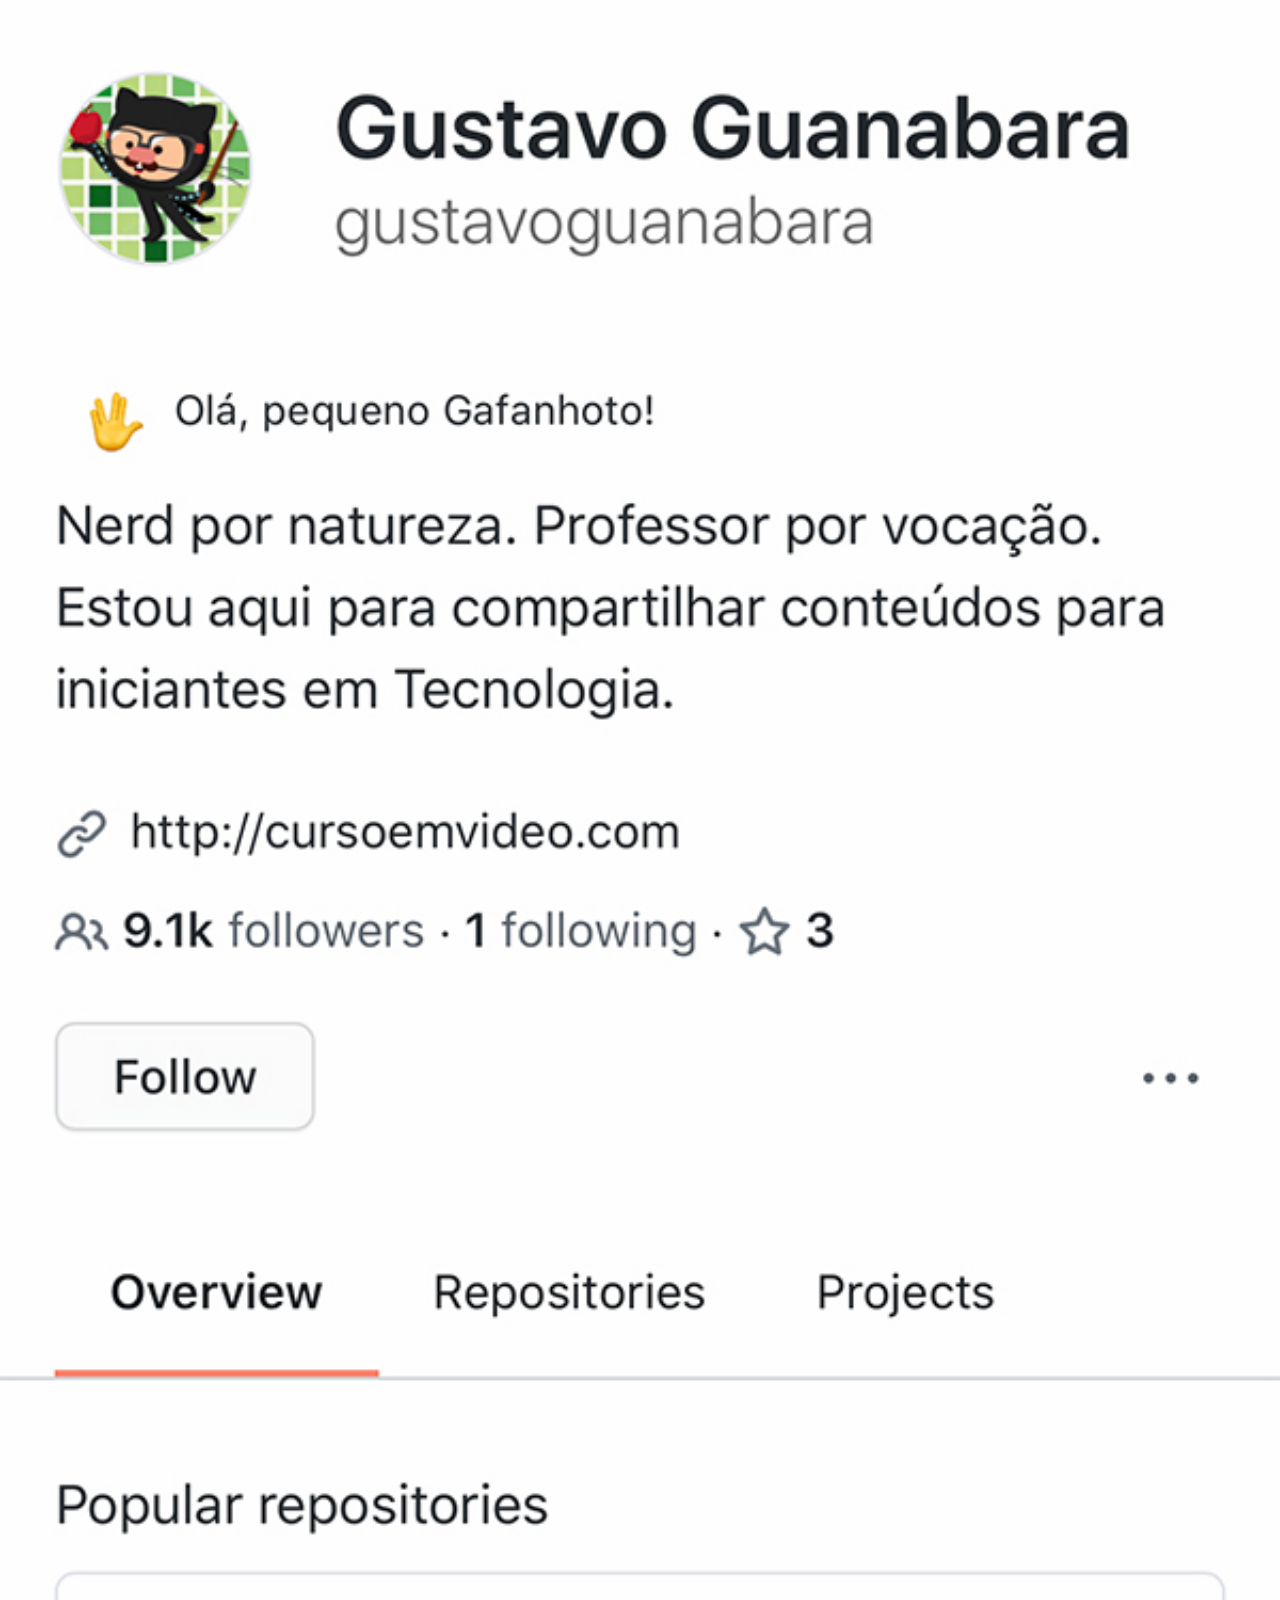
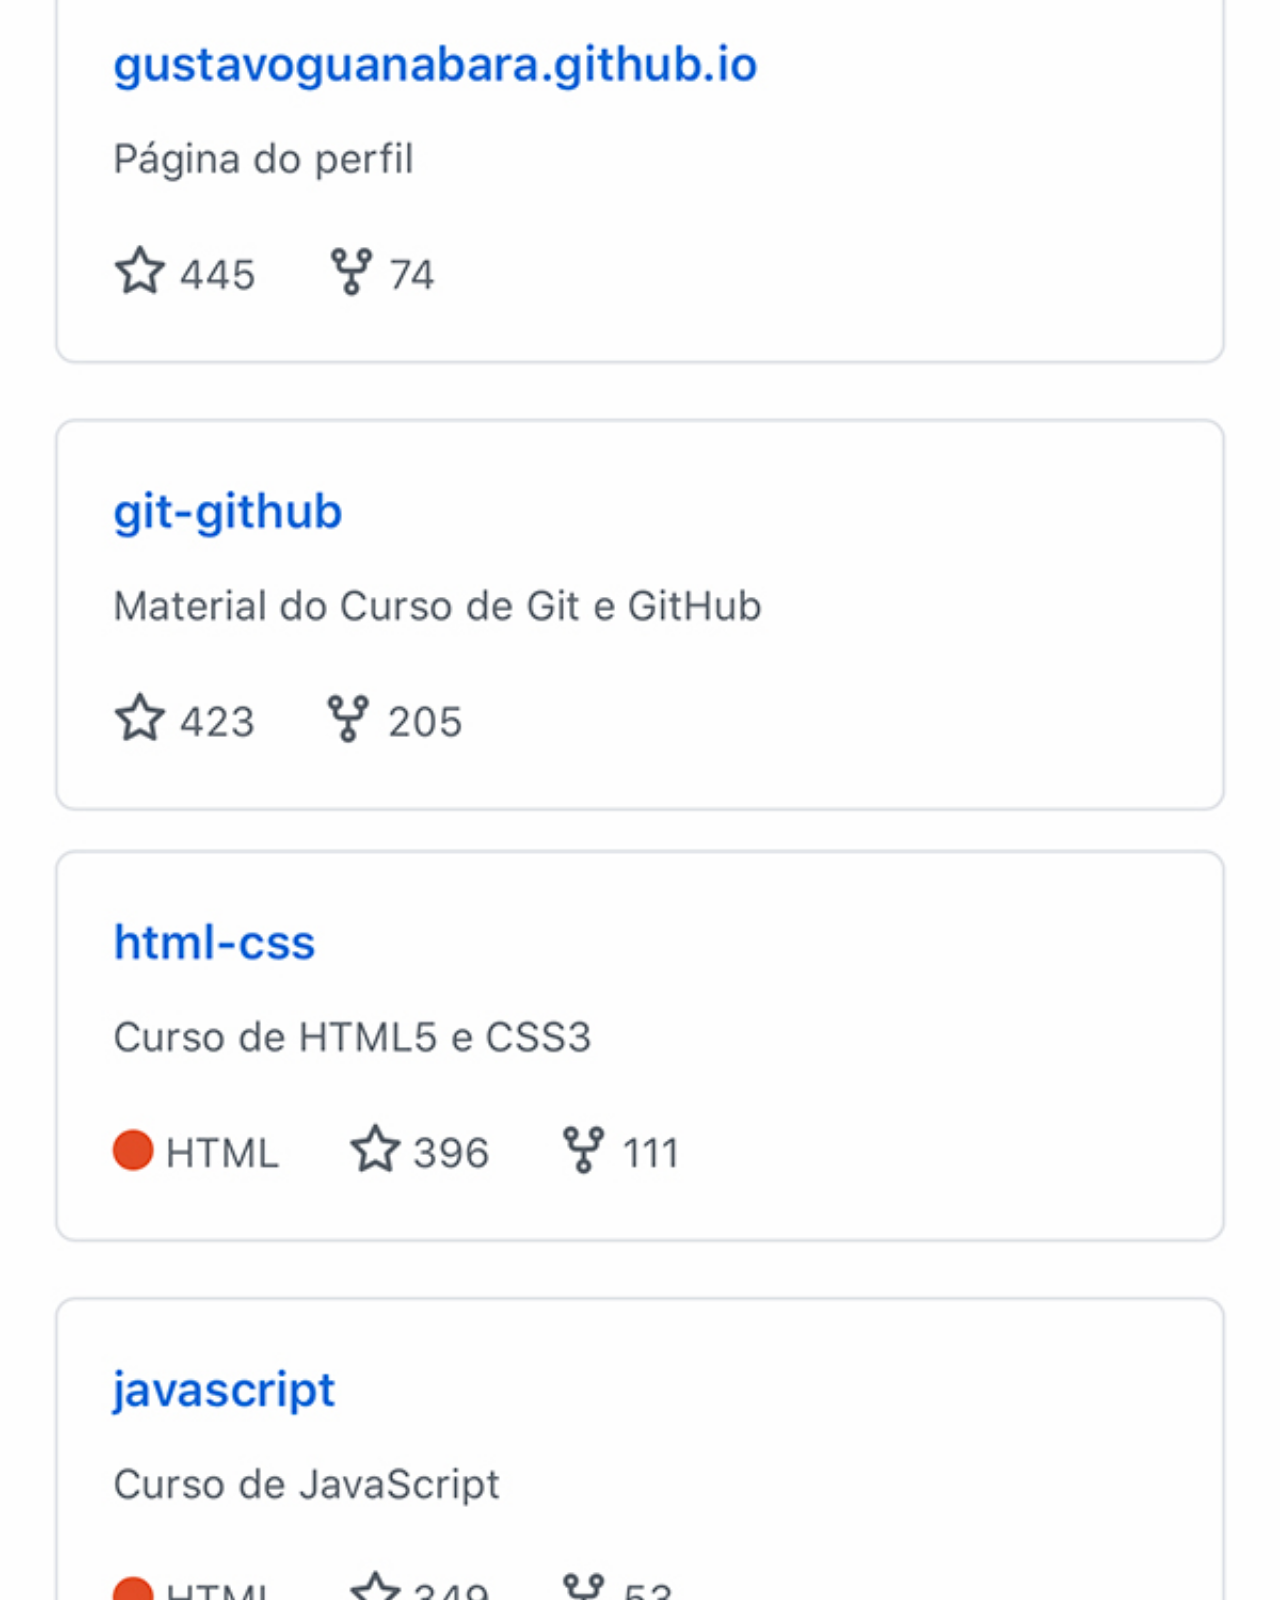
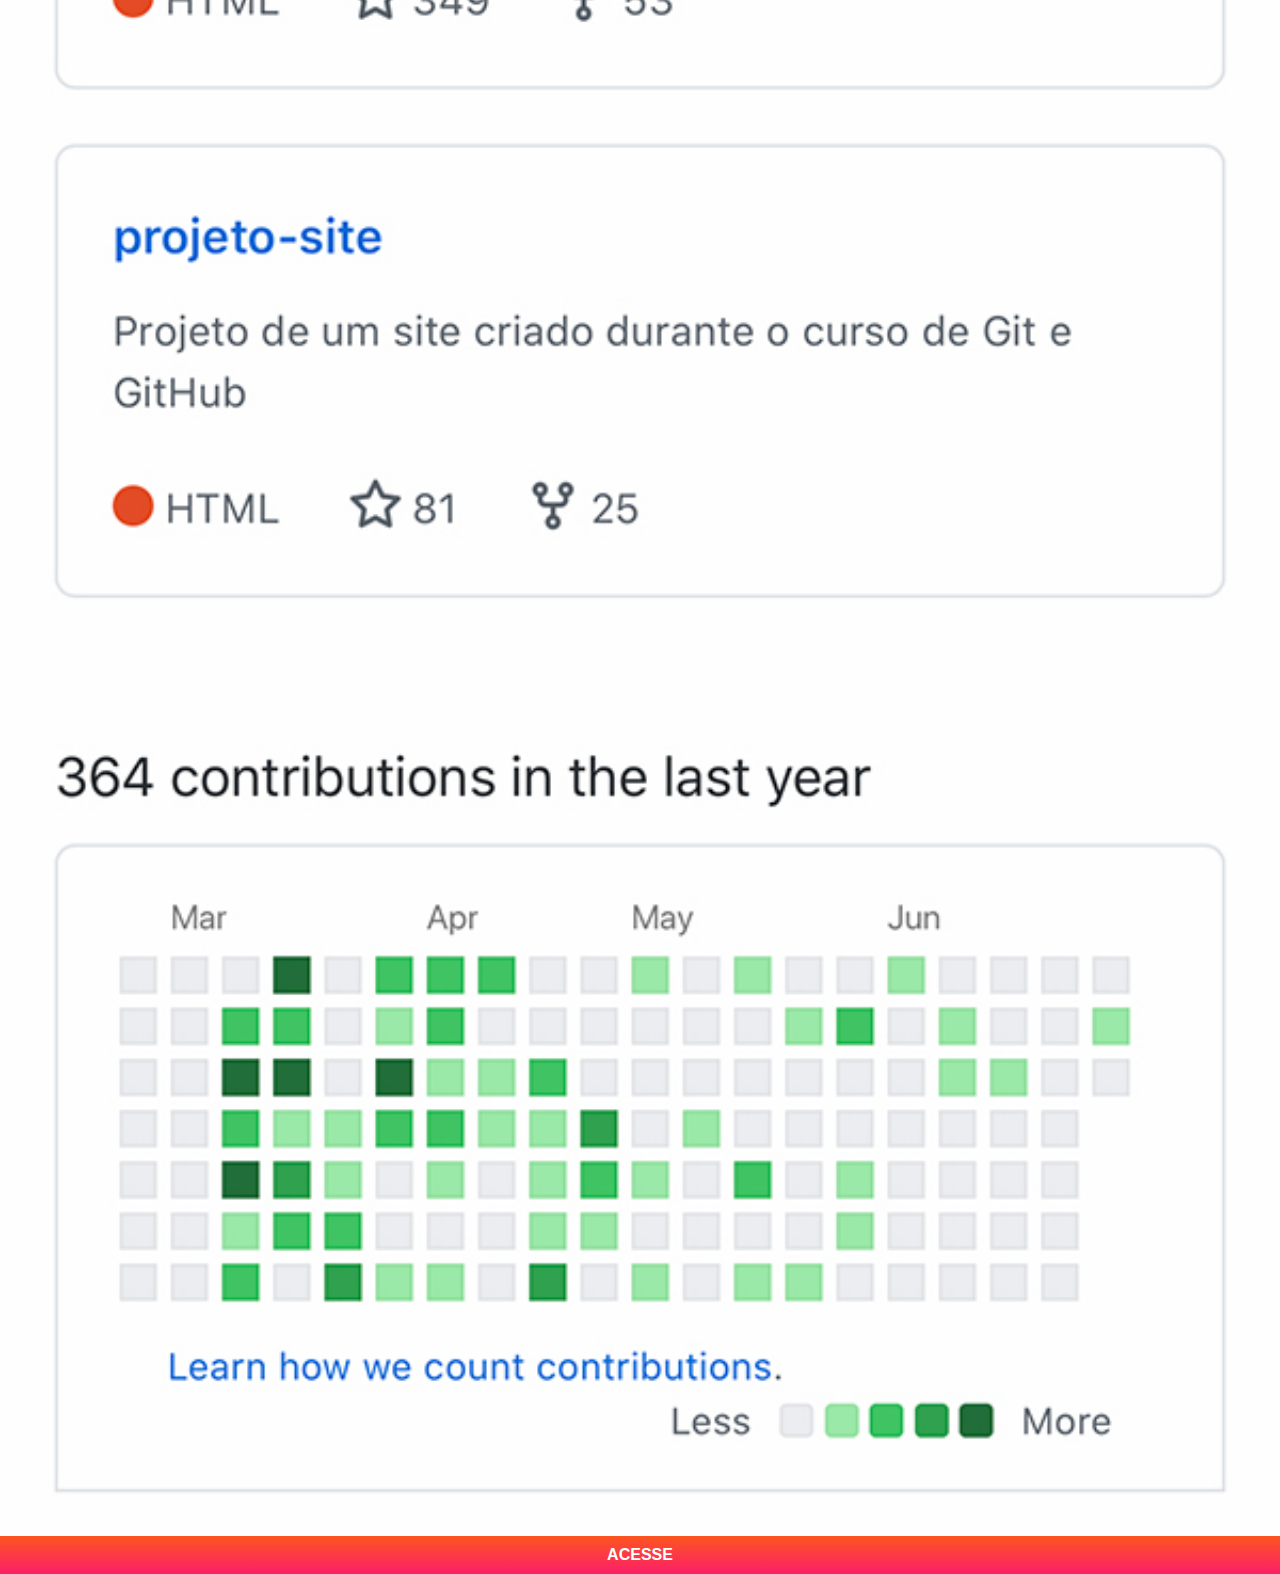
<file: github.html>
<!DOCTYPE html>
<html lang="en">
<head>
    <meta charset="UTF-8">
    <meta name="viewport" content="width=device-width, initial-scale=1.0">
    <title>github</title>
    <link rel="stylesheet" href="style/pages.css">
</head>
<body>
    <img src="imagens/tela-github.jpg" alt="github">
    <footer>
        <a href="https://github.com/Mael1107" target="_blank">ACESSE</a>
    </footer>
</body>
</html>
</file>
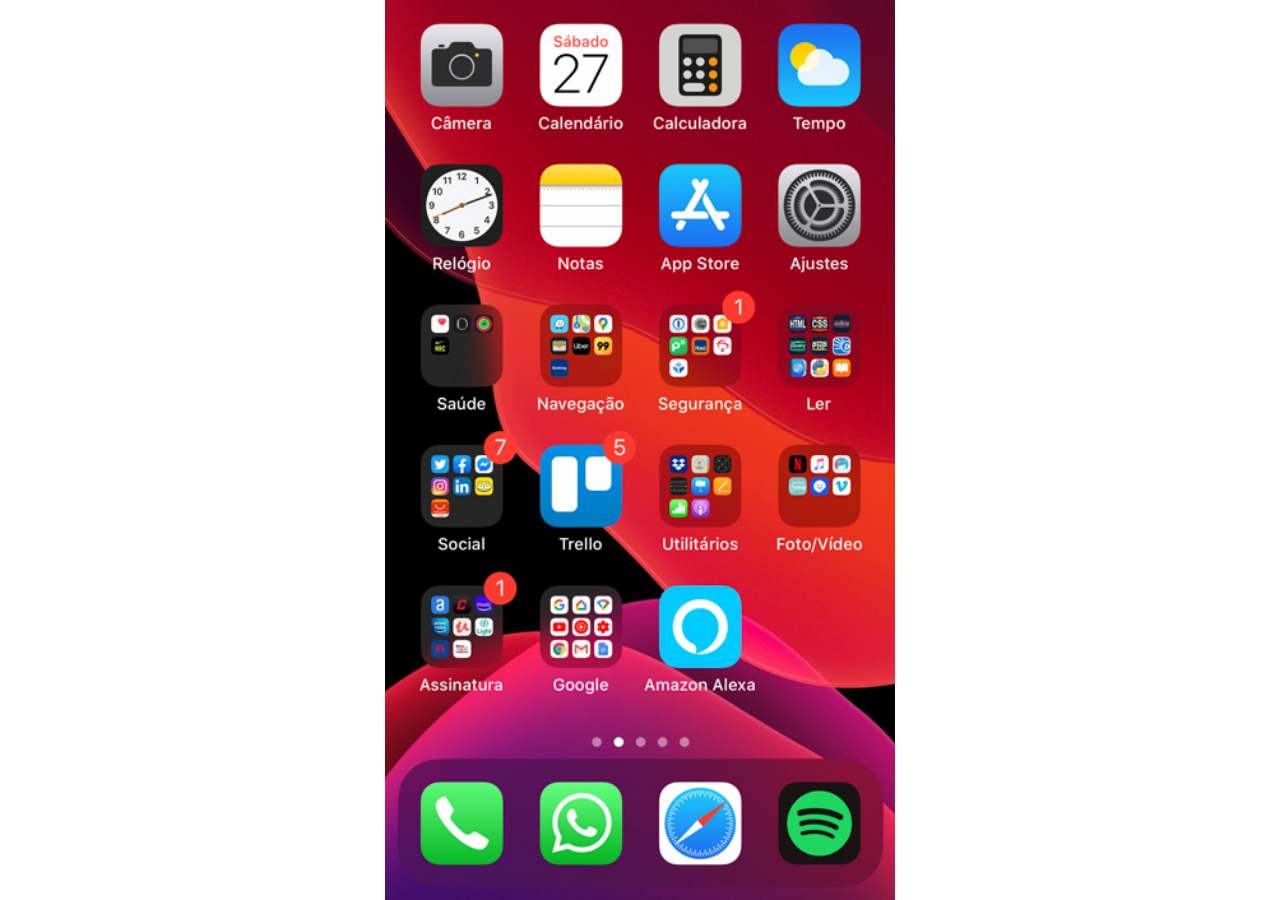
<file: home.html>
<!DOCTYPE html>
<html lang="pt-br">
<head>
    <meta charset="UTF-8">
    <meta name="viewport" content="width=device-width, initial-scale=1.0">
    <title>Home</title>
    <style>
        * {
            margin: 0px;
            padding:0px;
        }

        body {
            height: 100vh;
            width: 100vw;
            background: transparent url(imagens/tela-home.jpg) top center/contain no-repeat;
        }
    </style>
</head>
<body>
    
</body>
</html>
</file>
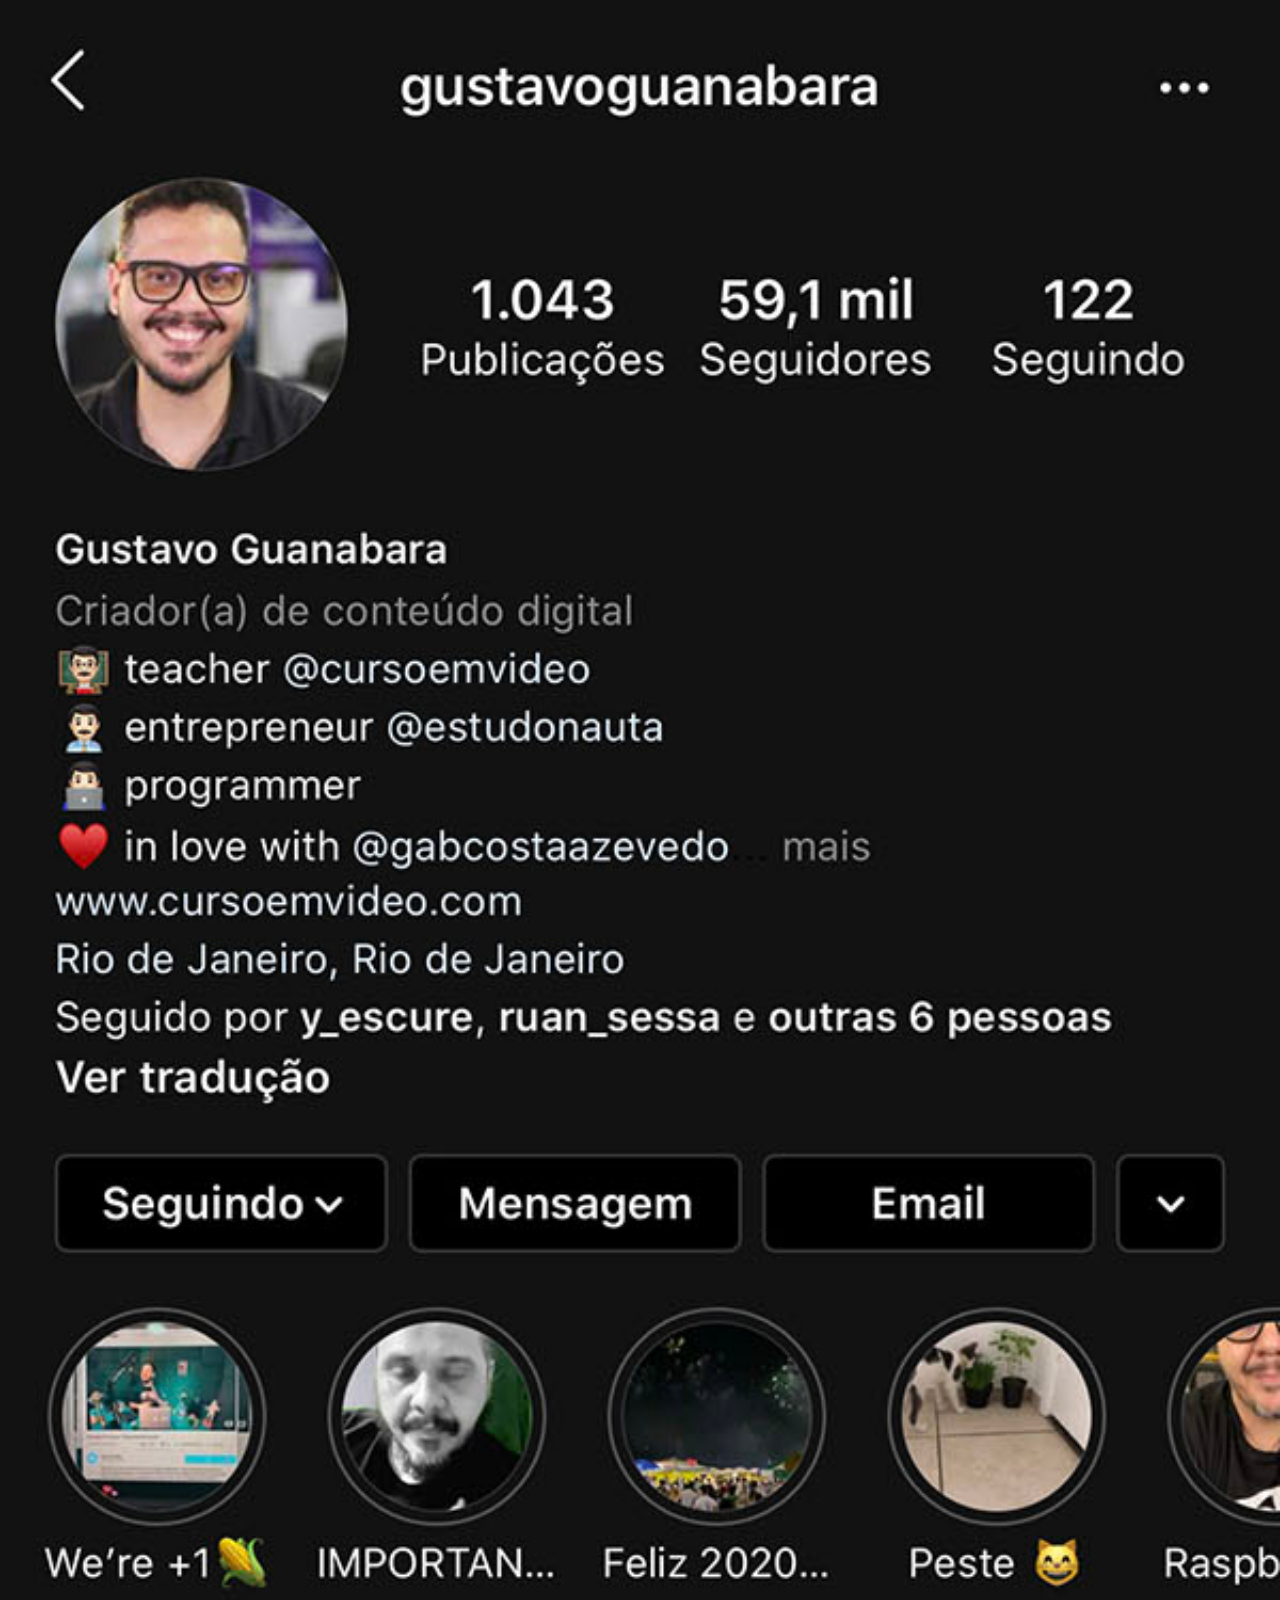
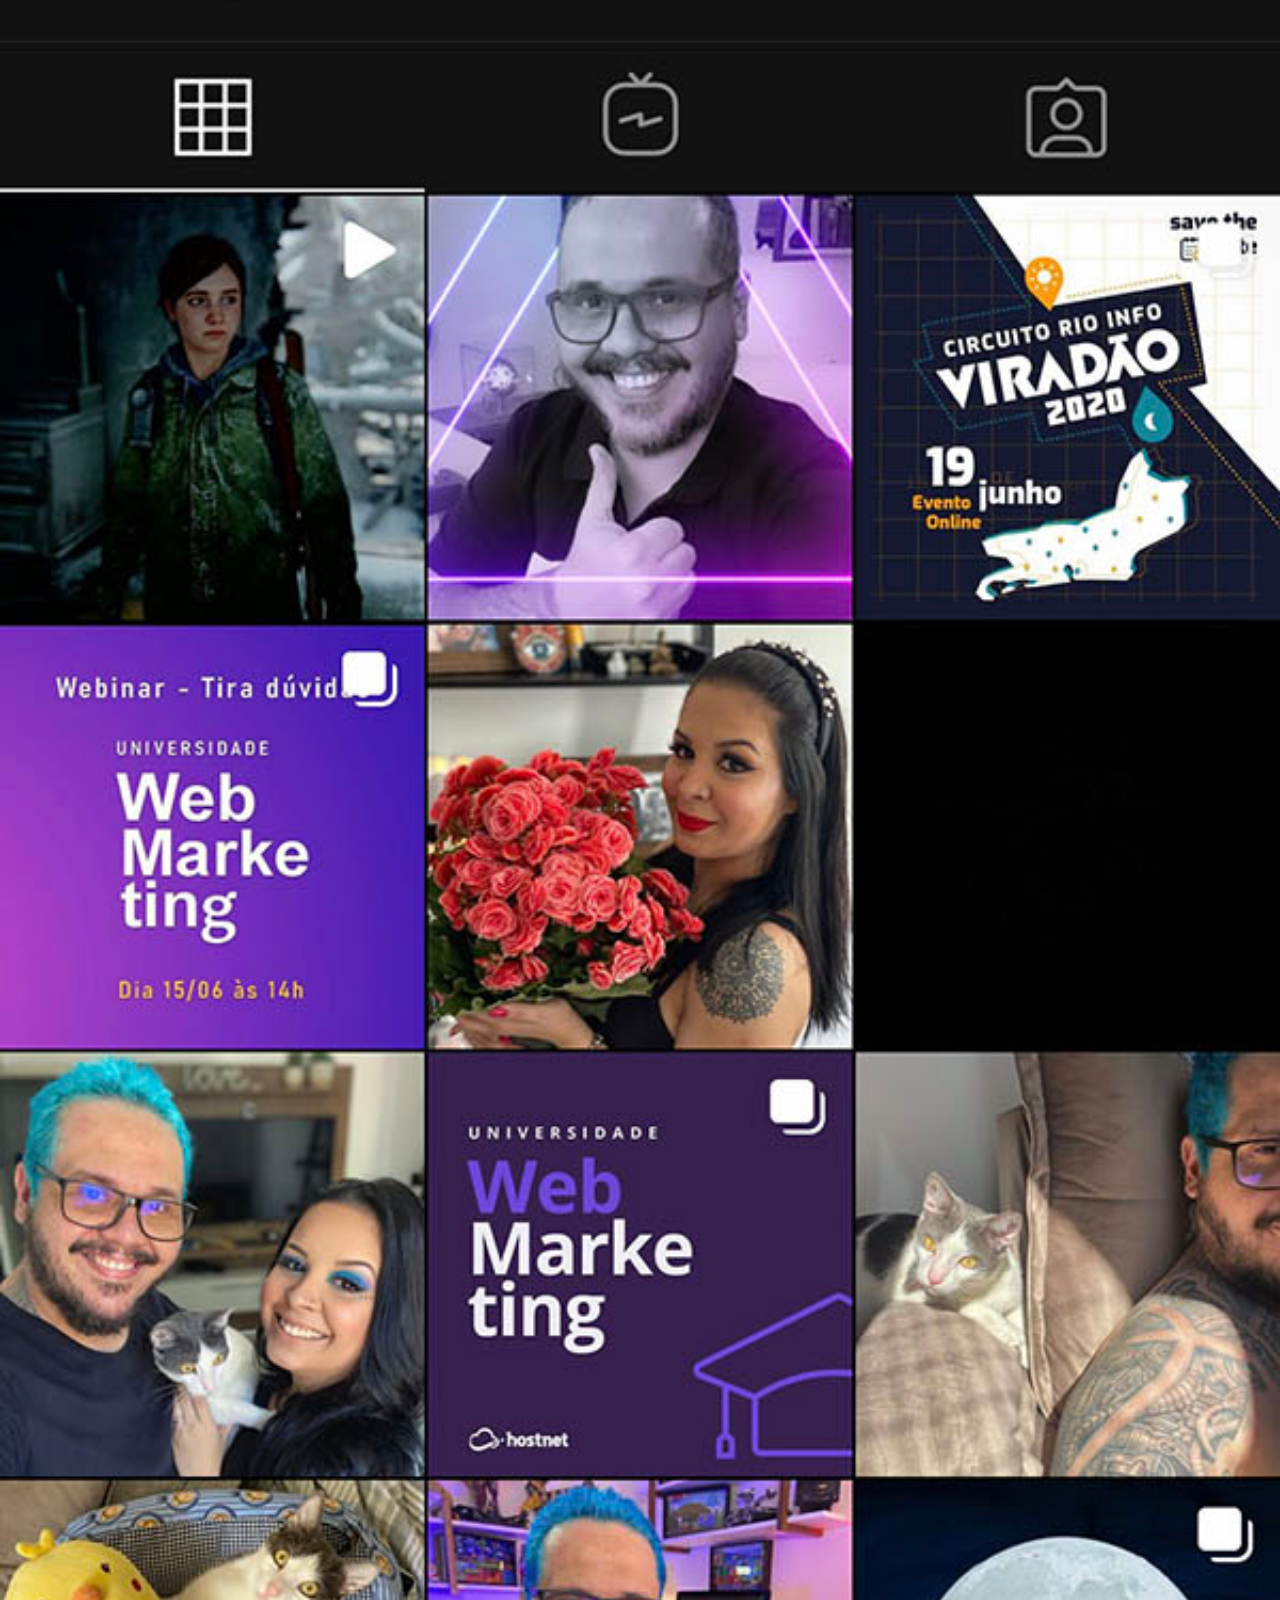
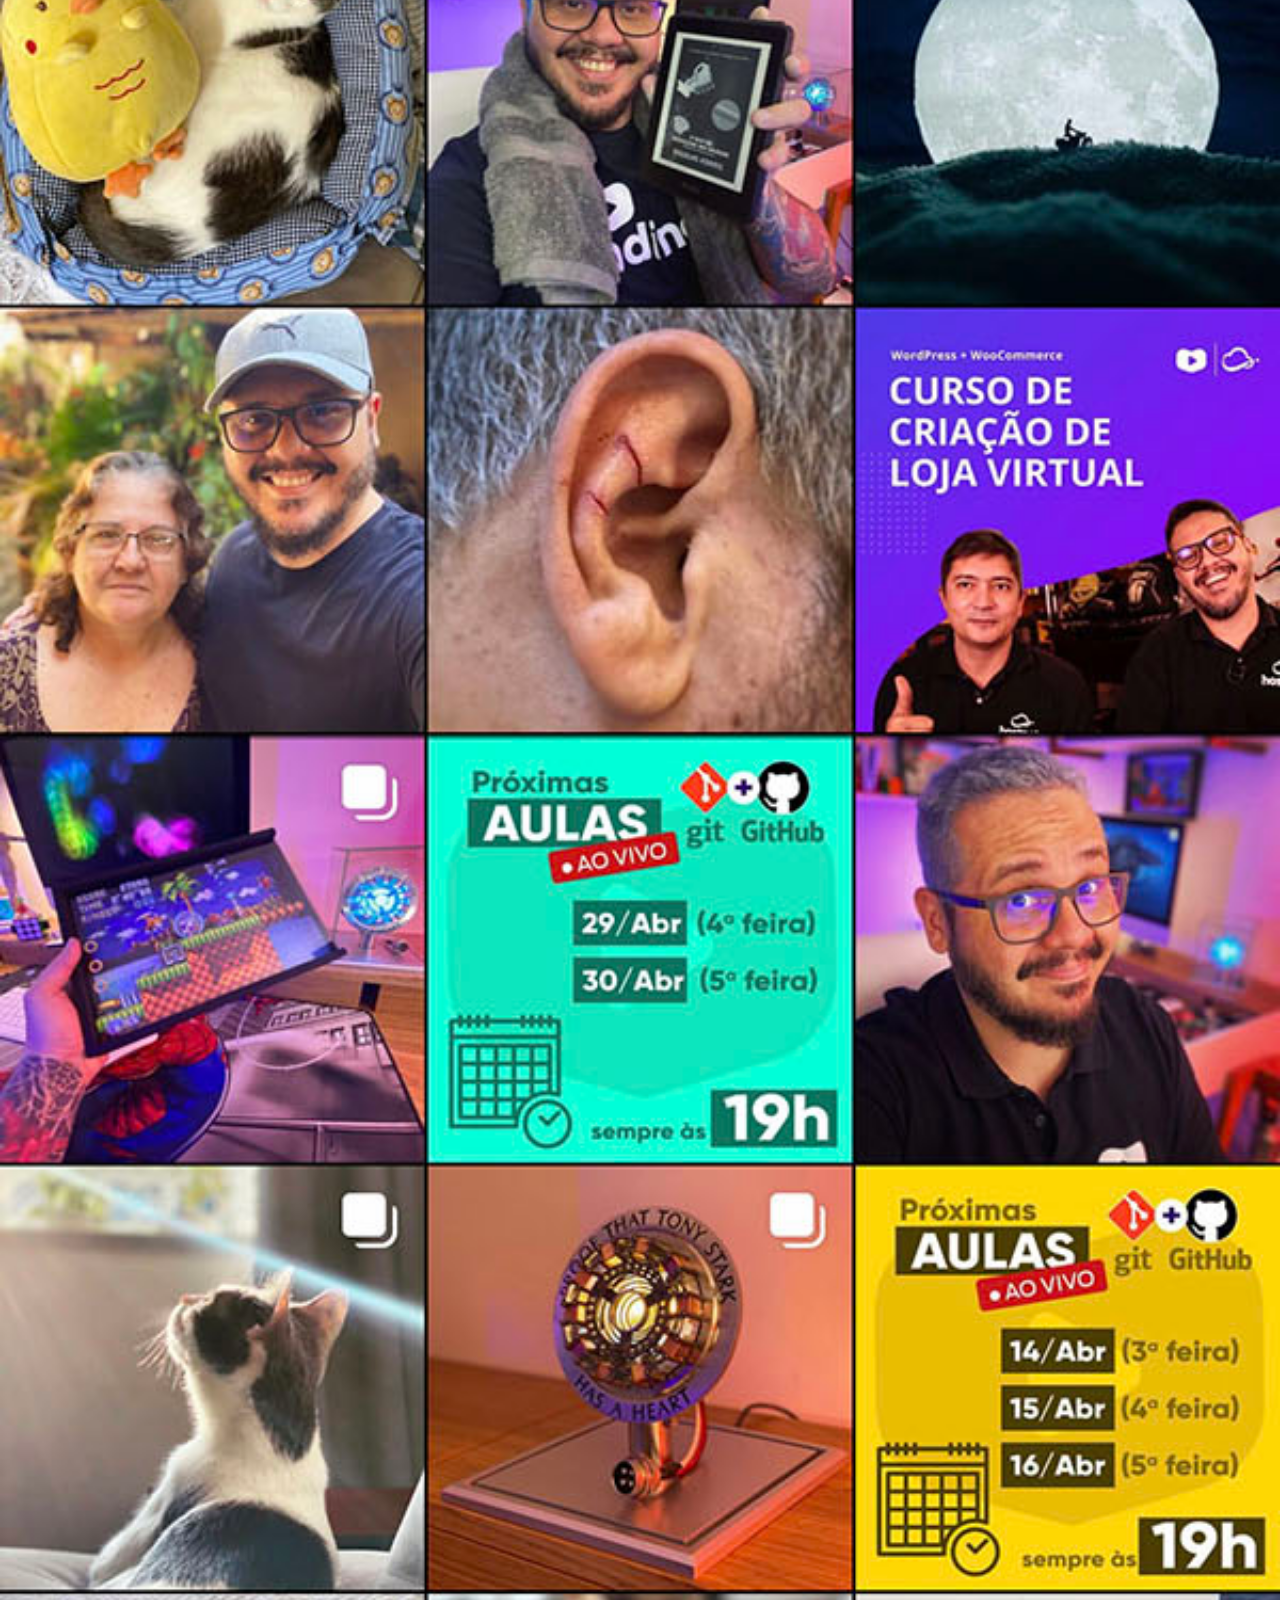
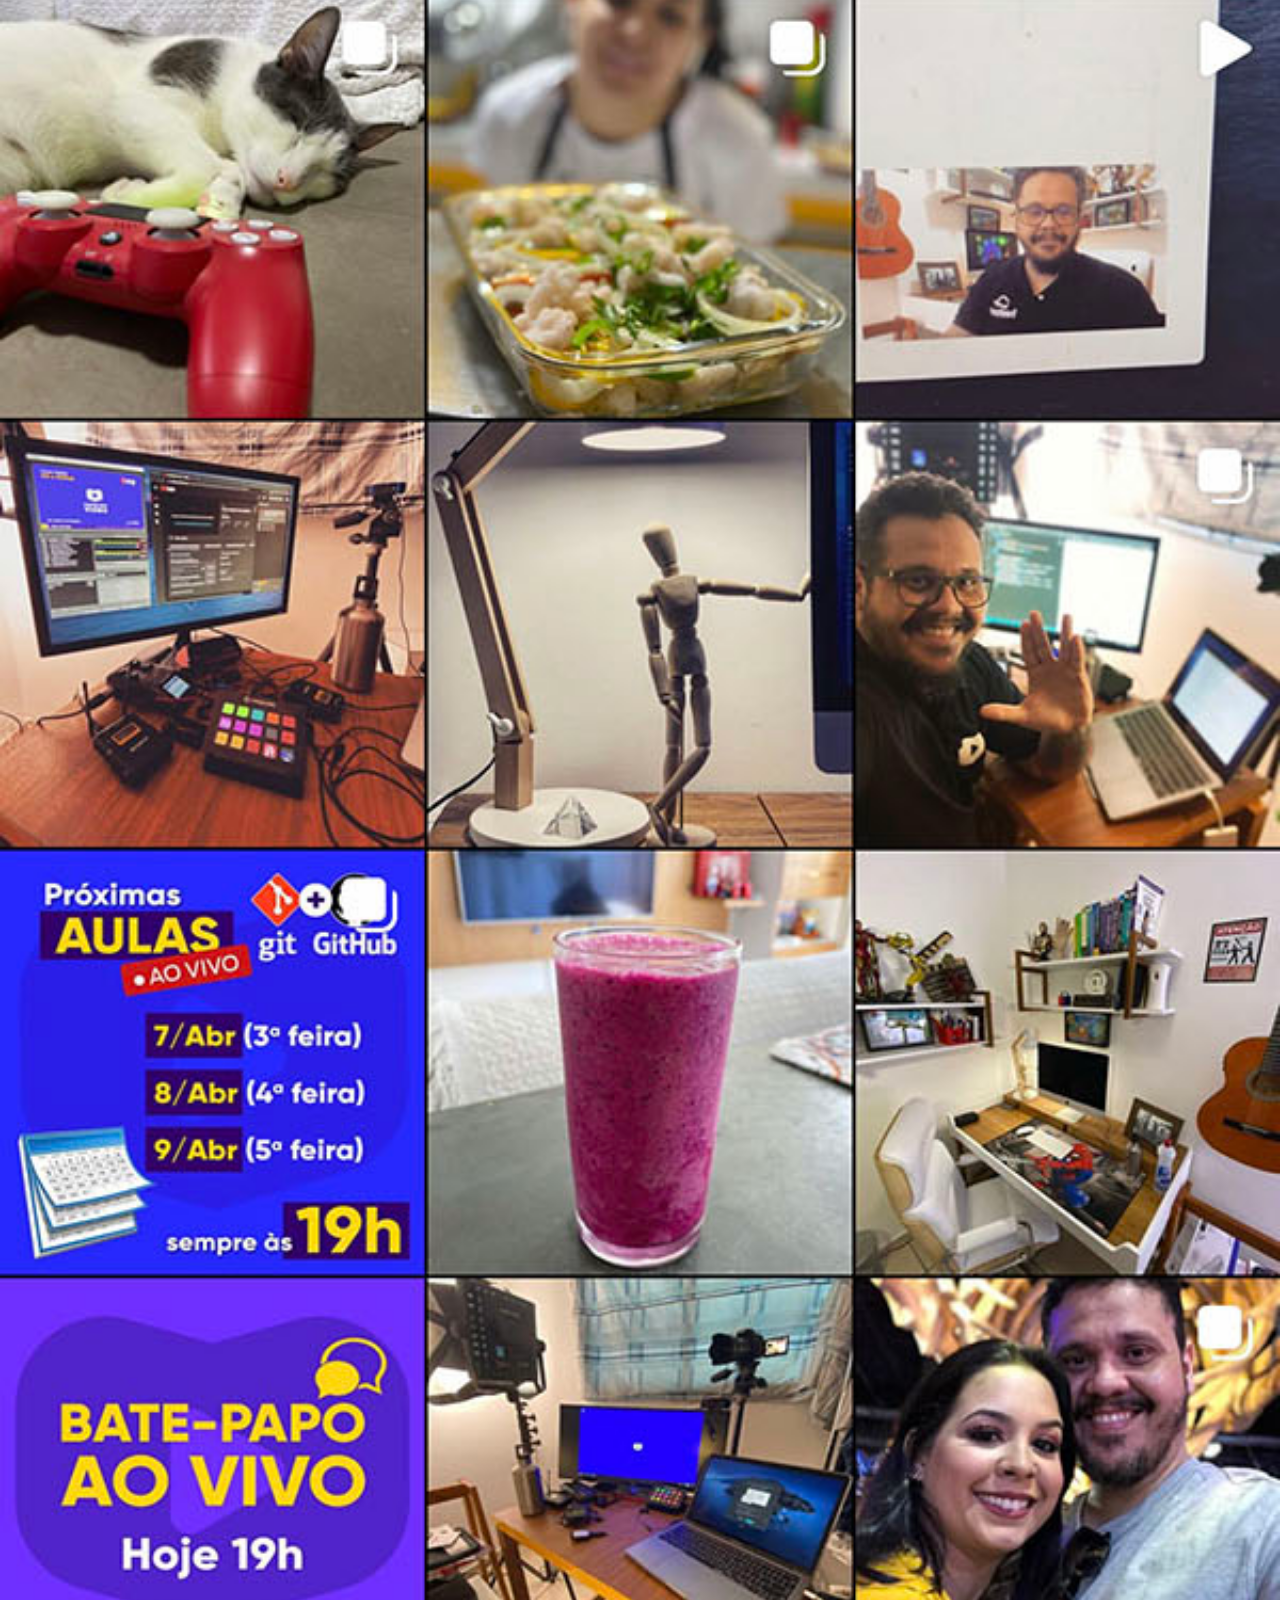
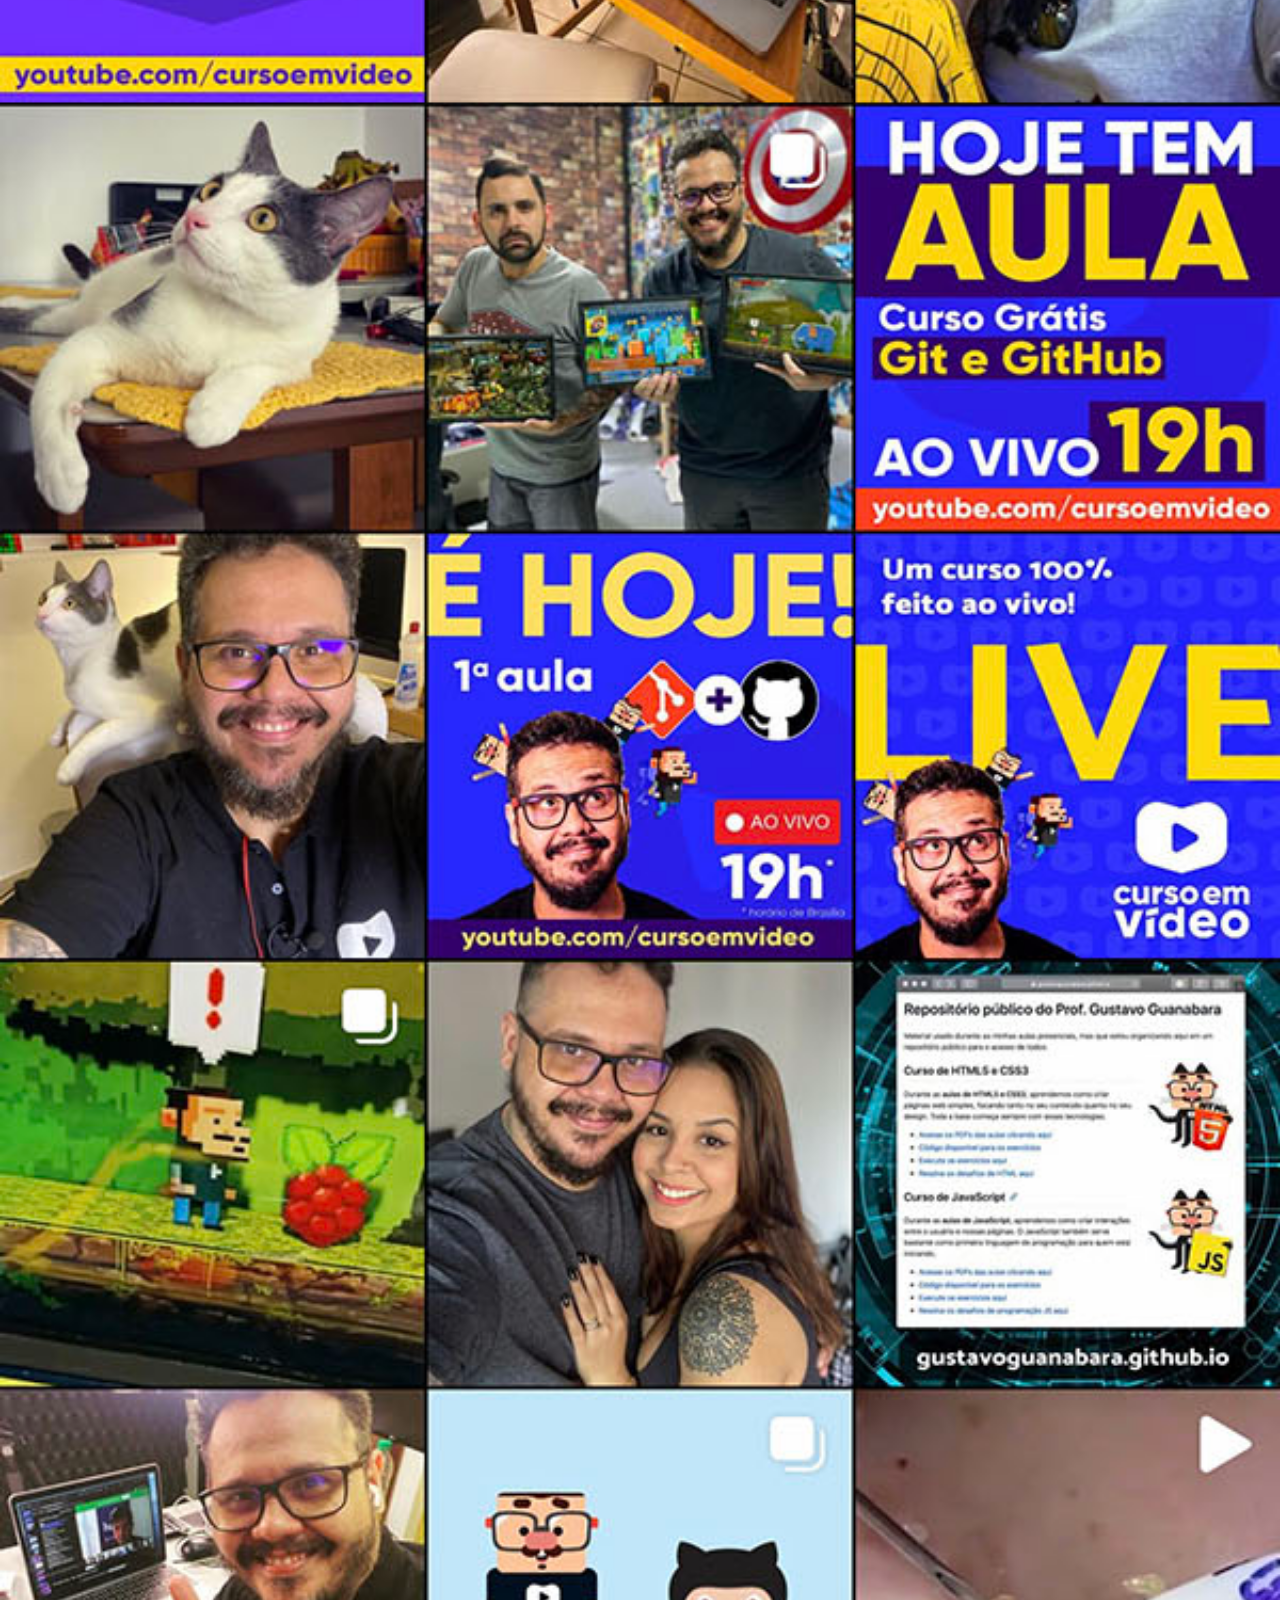
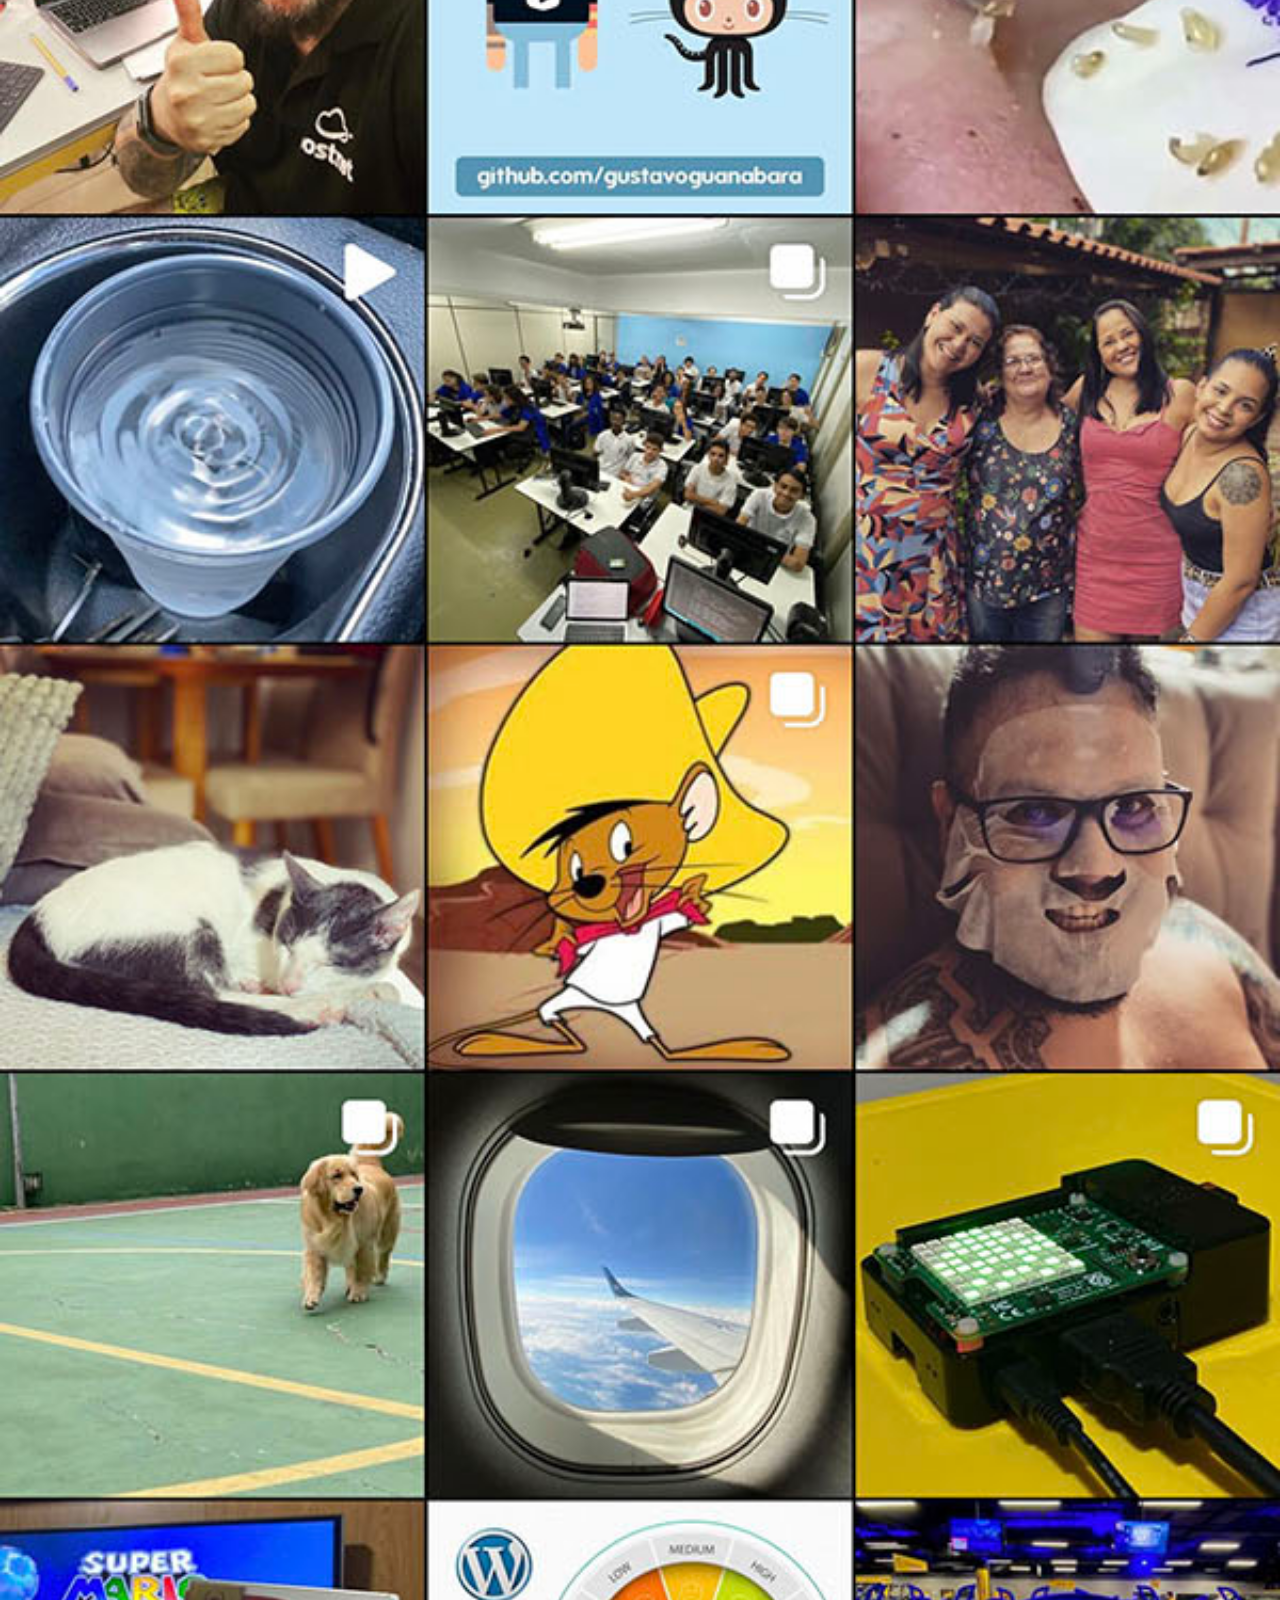
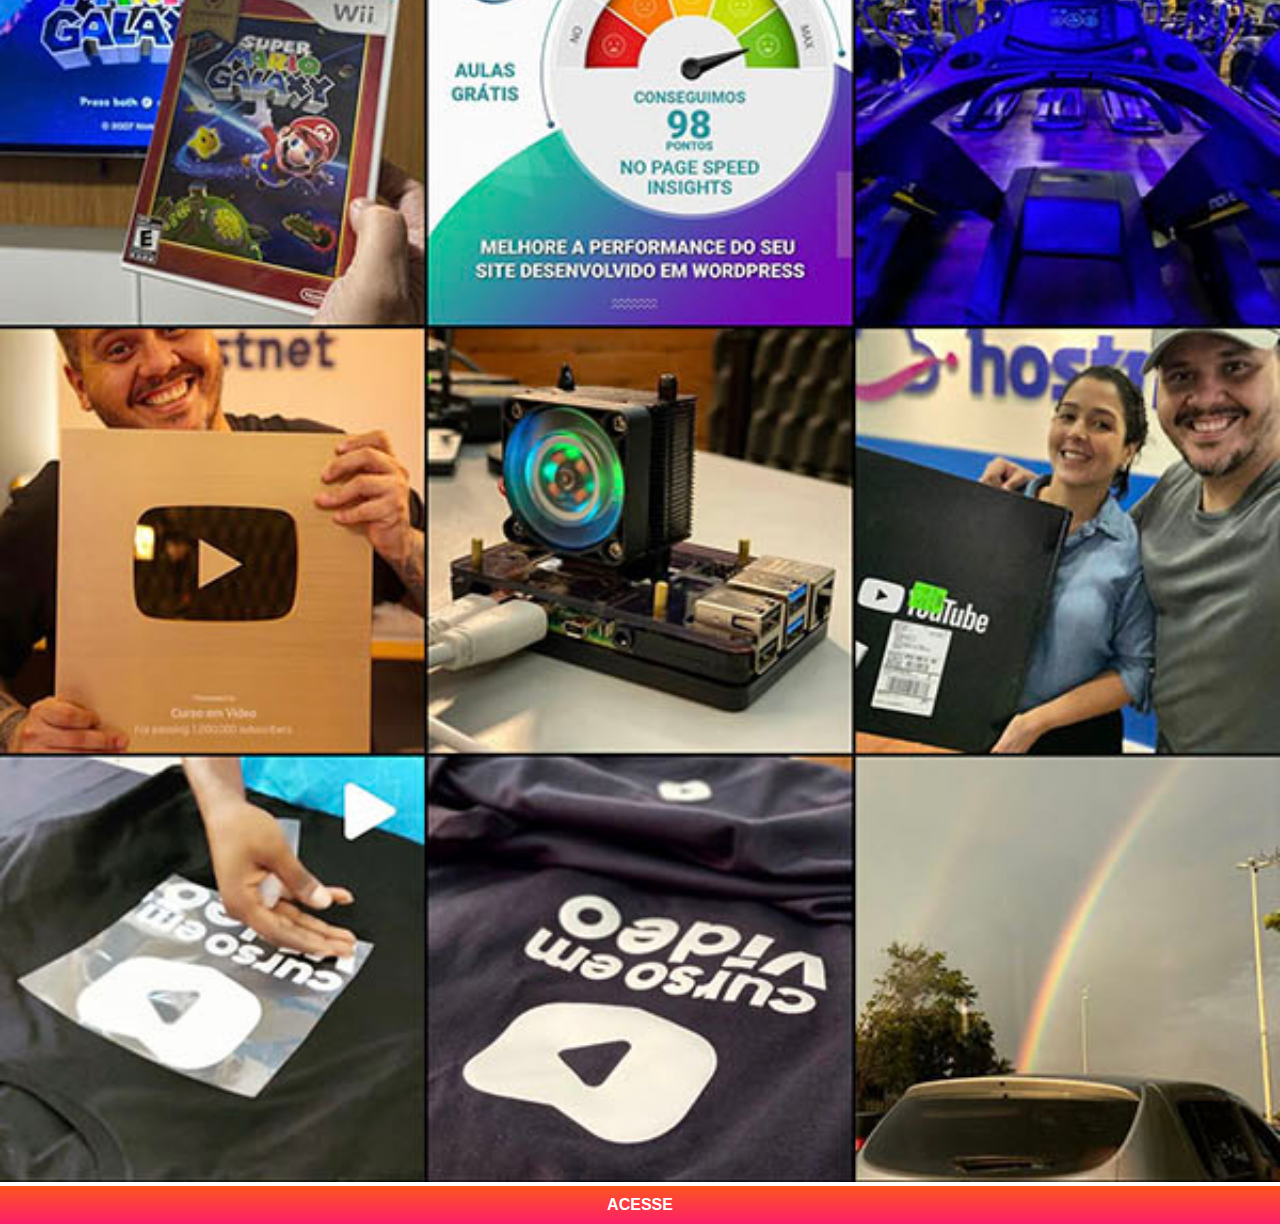
<file: insta.html>
<!DOCTYPE html>
<html lang="pt-br">
<head>
    <meta charset="UTF-8">
    <meta name="viewport" content="width=device-width, initial-scale=1.0">
    <title>Instagram</title>
    <link rel="stylesheet" href="style/pages.css">
</head>
<body>
    <img src="imagens/tela-instagram.jpg" alt="Instagram">
    <footer>
        <a href="https://www.instagram.com/araujo_ismael1/?__pwa=1" target="_blank">ACESSE</a>
    </footer>
</body>
</html>
</file>
<file: style/pages.css>
@charset "UTF-8";
        * {
            margin: 0px;
            padding: 0px;
            font-family: Arial, Helvetica, sans-serif;
        }

        ::-webkit-scrollbar {
            width: 0px;
            height: 0px;
        }
        img {
            width: 100vw;
        }
        footer a {
            display: block;
            background-image:linear-gradient(to bottom, #FC561E, #FC1E6A) ;
            color: white;
            text-decoration: none;
            font: normal bolder 1em 'Franklin Gothic Medium', 'Arial Narrow', Arial, sans-serif;
            text-align: center;
            padding: 10px;
        }
        
        footer a:hover {
            background-image: linear-gradient(to bottom, #da4716, #d3084f);
            color: rgb(192, 192, 192);
        }
</file>
